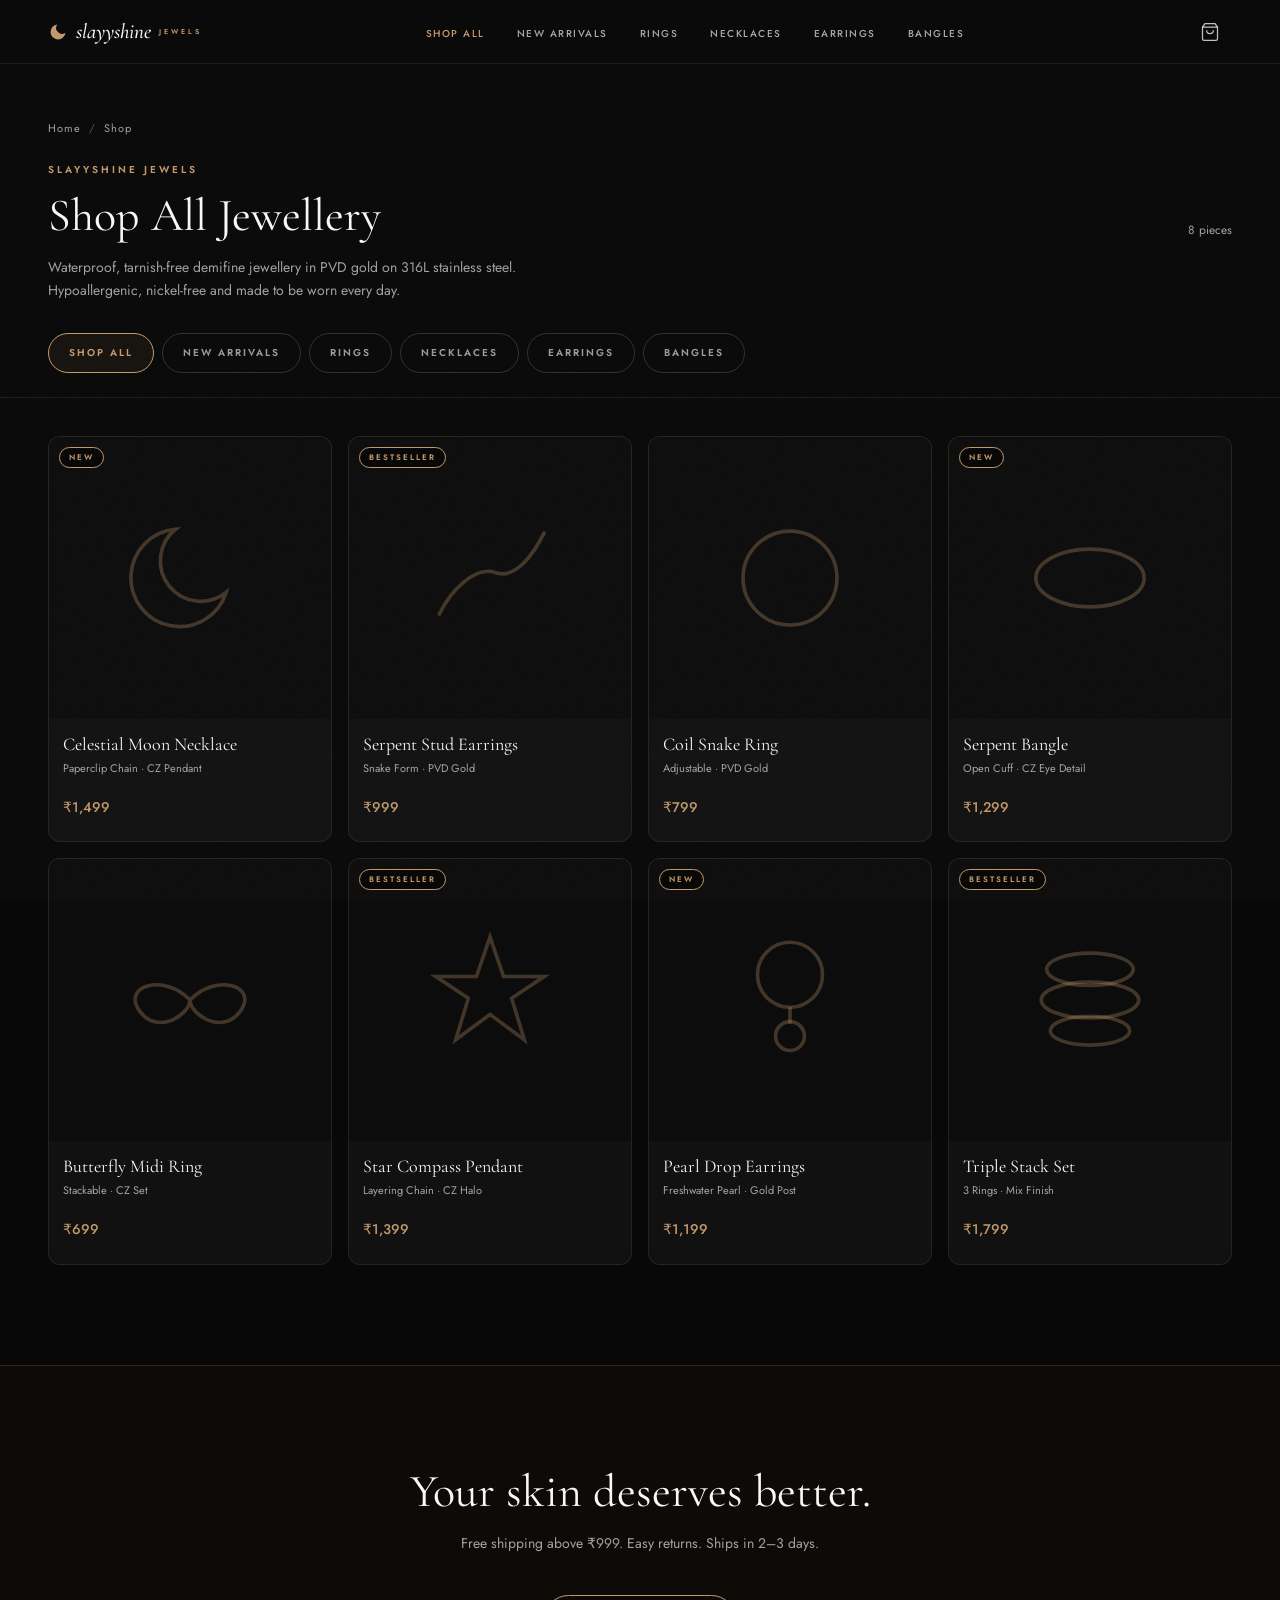
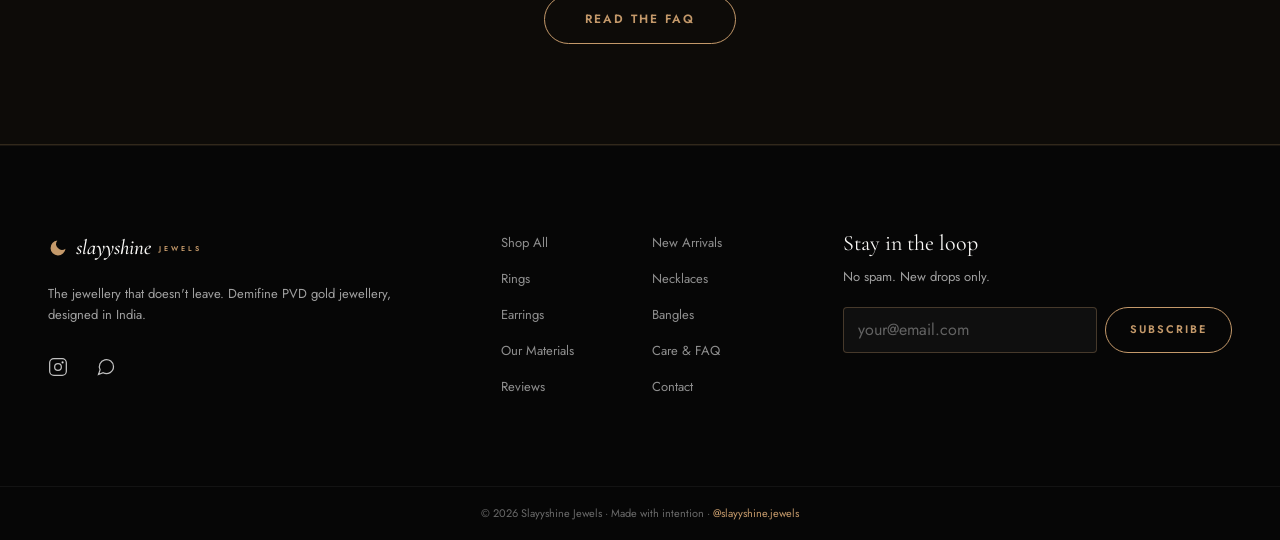
<file: shop.html>
<!DOCTYPE html>
<html lang="en-IN">
<head>
<meta charset="utf-8">
<meta name="viewport" content="width=device-width,initial-scale=1,viewport-fit=cover">
<title>Shop All Demifine Jewellery | Slayyshine Jewels</title>
<meta name="description" content="Shop waterproof PVD gold rings, necklaces, earrings and bangles. 316L stainless steel, hypoallergenic and tarnish-free. From ₹699 with free shipping above ₹999 in India.">
<link rel="canonical" href="https://www.slayyshine.com/shop.html">
<meta name="robots" content="index,follow,max-image-preview:large,max-snippet:-1">
<meta name="theme-color" content="#080808">
<meta name="color-scheme" content="dark">
<meta name="format-detection" content="telephone=no">
<meta property="og:type" content="website">
<meta property="og:site_name" content="Slayyshine Jewels">
<meta property="og:locale" content="en_IN">
<meta property="og:title" content="Shop All Demifine Jewellery | Slayyshine Jewels">
<meta property="og:description" content="Shop waterproof PVD gold rings, necklaces, earrings and bangles. 316L stainless steel, hypoallergenic and tarnish-free. From ₹699 with free shipping above ₹999 in India.">
<meta property="og:url" content="https://www.slayyshine.com/shop.html">
<meta property="og:image" content="https://www.slayyshine.com/images/og-cover.png">
<meta property="og:image:width" content="1200"><meta property="og:image:height" content="630">
<meta name="twitter:card" content="summary_large_image">
<meta name="twitter:title" content="Shop All Demifine Jewellery | Slayyshine Jewels">
<meta name="twitter:description" content="Shop waterproof PVD gold rings, necklaces, earrings and bangles. 316L stainless steel, hypoallergenic and tarnish-free. From ₹699 with free shipping above ₹999 in India.">
<meta name="twitter:image" content="https://www.slayyshine.com/images/og-cover.png">
<link rel="icon" href="favicon.svg" type="image/svg+xml">
<link rel="apple-touch-icon" href="images/apple-touch-icon.png">
<link rel="manifest" href="site.webmanifest">
<script>document.documentElement.className='js'</script>
<link rel="preconnect" href="https://fonts.googleapis.com"><link rel="preconnect" href="https://fonts.gstatic.com" crossorigin><link rel="preload" as="style" href="https://fonts.googleapis.com/css2?family=Cormorant+Garamond:ital,wght@0,400;0,500;1,400;1,500&family=Jost:wght@400;500;600&display=swap"><link rel="stylesheet" href="https://fonts.googleapis.com/css2?family=Cormorant+Garamond:ital,wght@0,400;0,500;1,400;1,500&family=Jost:wght@400;500;600&display=swap" media="print" onload="this.media='all'"><noscript><link rel="stylesheet" href="https://fonts.googleapis.com/css2?family=Cormorant+Garamond:ital,wght@0,400;0,500;1,400;1,500&family=Jost:wght@400;500;600&display=swap"></noscript>
<link rel="stylesheet" href="styles.css">
<script type="application/ld+json">{"@context":"https://schema.org","@graph":[{"@type":"Organization","@id":"https://www.slayyshine.com/#org","name":"Slayyshine Jewels","url":"https://www.slayyshine.com/","logo":"https://www.slayyshine.com/images/logo.png","slogan":"The jewellery that doesn't leave.","description":"Demifine jewellery brand from India making waterproof, tarnish-free PVD gold jewellery on 316L stainless steel.","sameAs":["https://www.instagram.com/slayyshine.jewels/"]},{"@type":"WebSite","@id":"https://www.slayyshine.com/#website","url":"https://www.slayyshine.com/","name":"Slayyshine Jewels","inLanguage":"en-IN","publisher":{"@id":"https://www.slayyshine.com/#org"}},{"@type":"CollectionPage","@id":"https://www.slayyshine.com/shop.html#page","url":"https://www.slayyshine.com/shop.html","name":"Shop All — Slayyshine Jewels","isPartOf":{"@id":"https://www.slayyshine.com/#website"},"breadcrumb":{"@type":"BreadcrumbList","itemListElement":[{"@type":"ListItem","position":1,"name":"Home","item":"https://www.slayyshine.com/"},{"@type":"ListItem","position":2,"name":"Shop","item":"https://www.slayyshine.com/shop.html"}]},"mainEntity":{"@type":"ItemList","name":"All Jewellery","numberOfItems":8,"itemListElement":[{"@type":"ListItem","position":1,"item":{"@type":"Product","@id":"https://www.slayyshine.com/shop.html#celestial-moon-necklace","name":"Celestial Moon Necklace","description":"Crescent moon pendant set with AAA cubic zirconia on a paperclip chain. 316L stainless steel with PVD gold bond — waterproof and tarnish-free.","image":"https://www.slayyshine.com/images/og-cover.png","sku":"SSJ-celestial-moon-necklace","brand":{"@type":"Brand","name":"Slayyshine Jewels"},"material":"316L stainless steel, PVD gold","category":"necklaces","offers":{"@type":"Offer","url":"https://www.slayyshine.com/shop.html#celestial-moon-necklace","priceCurrency":"INR","price":"1499","availability":"https://schema.org/InStock","itemCondition":"https://schema.org/NewCondition","seller":{"@id":"https://www.slayyshine.com/#org"}}}},{"@type":"ListItem","position":2,"item":{"@type":"Product","@id":"https://www.slayyshine.com/shop.html#serpent-stud-earrings","name":"Serpent Stud Earrings","description":"Sculpted snake-form studs in 316L stainless steel with a 2.5–5 micron PVD gold bond. Hypoallergenic and nickel-free.","image":"https://www.slayyshine.com/images/og-cover.png","sku":"SSJ-serpent-stud-earrings","brand":{"@type":"Brand","name":"Slayyshine Jewels"},"material":"316L stainless steel, PVD gold","category":"earrings","offers":{"@type":"Offer","url":"https://www.slayyshine.com/shop.html#serpent-stud-earrings","priceCurrency":"INR","price":"999","availability":"https://schema.org/InStock","itemCondition":"https://schema.org/NewCondition","seller":{"@id":"https://www.slayyshine.com/#org"}}}},{"@type":"ListItem","position":3,"item":{"@type":"Product","@id":"https://www.slayyshine.com/shop.html#coil-snake-ring","name":"Coil Snake Ring","description":"Adjustable coiled snake ring in PVD gold-bonded 316L steel. Built for everyday wear — gym, pool and shower safe.","image":"https://www.slayyshine.com/images/og-cover.png","sku":"SSJ-coil-snake-ring","brand":{"@type":"Brand","name":"Slayyshine Jewels"},"material":"316L stainless steel, PVD gold","category":"rings","offers":{"@type":"Offer","url":"https://www.slayyshine.com/shop.html#coil-snake-ring","priceCurrency":"INR","price":"799","availability":"https://schema.org/InStock","itemCondition":"https://schema.org/NewCondition","seller":{"@id":"https://www.slayyshine.com/#org"}}}},{"@type":"ListItem","position":4,"item":{"@type":"Product","@id":"https://www.slayyshine.com/shop.html#serpent-bangle","name":"Serpent Bangle","description":"Open-cuff serpent bangle with cubic zirconia eye detail. PVD gold on 316L stainless steel; waterproof and tarnish-free.","image":"https://www.slayyshine.com/images/og-cover.png","sku":"SSJ-serpent-bangle","brand":{"@type":"Brand","name":"Slayyshine Jewels"},"material":"316L stainless steel, PVD gold","category":"bangles","offers":{"@type":"Offer","url":"https://www.slayyshine.com/shop.html#serpent-bangle","priceCurrency":"INR","price":"1299","availability":"https://schema.org/InStock","itemCondition":"https://schema.org/NewCondition","seller":{"@id":"https://www.slayyshine.com/#org"}}}},{"@type":"ListItem","position":5,"item":{"@type":"Product","@id":"https://www.slayyshine.com/shop.html#butterfly-midi-ring","name":"Butterfly Midi Ring","description":"Delicate stackable butterfly midi ring set with AAA cubic zirconia. Hypoallergenic PVD gold over 316L steel.","image":"https://www.slayyshine.com/images/og-cover.png","sku":"SSJ-butterfly-midi-ring","brand":{"@type":"Brand","name":"Slayyshine Jewels"},"material":"316L stainless steel, PVD gold","category":"rings","offers":{"@type":"Offer","url":"https://www.slayyshine.com/shop.html#butterfly-midi-ring","priceCurrency":"INR","price":"699","availability":"https://schema.org/InStock","itemCondition":"https://schema.org/NewCondition","seller":{"@id":"https://www.slayyshine.com/#org"}}}},{"@type":"ListItem","position":6,"item":{"@type":"Product","@id":"https://www.slayyshine.com/shop.html#star-compass-pendant","name":"Star Compass Pendant","description":"North-star compass pendant with a cubic zirconia halo on a layering chain. PVD gold bonded, waterproof, nickel-free.","image":"https://www.slayyshine.com/images/og-cover.png","sku":"SSJ-star-compass-pendant","brand":{"@type":"Brand","name":"Slayyshine Jewels"},"material":"316L stainless steel, PVD gold","category":"necklaces","offers":{"@type":"Offer","url":"https://www.slayyshine.com/shop.html#star-compass-pendant","priceCurrency":"INR","price":"1399","availability":"https://schema.org/InStock","itemCondition":"https://schema.org/NewCondition","seller":{"@id":"https://www.slayyshine.com/#org"}}}},{"@type":"ListItem","position":7,"item":{"@type":"Product","@id":"https://www.slayyshine.com/shop.html#pearl-drop-earrings","name":"Pearl Drop Earrings","description":"Real freshwater pearl drops on PVD gold-bonded 316L steel posts. Hypoallergenic for sensitive ears.","image":"https://www.slayyshine.com/images/og-cover.png","sku":"SSJ-pearl-drop-earrings","brand":{"@type":"Brand","name":"Slayyshine Jewels"},"material":"316L stainless steel, PVD gold","category":"earrings","offers":{"@type":"Offer","url":"https://www.slayyshine.com/shop.html#pearl-drop-earrings","priceCurrency":"INR","price":"1199","availability":"https://schema.org/InStock","itemCondition":"https://schema.org/NewCondition","seller":{"@id":"https://www.slayyshine.com/#org"}}}},{"@type":"ListItem","position":8,"item":{"@type":"Product","@id":"https://www.slayyshine.com/shop.html#triple-stack-set","name":"Triple Stack Set","description":"A set of three stackable rings in mixed finishes. 316L stainless steel with PVD gold bond — made to be worn every day.","image":"https://www.slayyshine.com/images/og-cover.png","sku":"SSJ-triple-stack-set","brand":{"@type":"Brand","name":"Slayyshine Jewels"},"material":"316L stainless steel, PVD gold","category":"rings","offers":{"@type":"Offer","url":"https://www.slayyshine.com/shop.html#triple-stack-set","priceCurrency":"INR","price":"1799","availability":"https://schema.org/InStock","itemCondition":"https://schema.org/NewCondition","seller":{"@id":"https://www.slayyshine.com/#org"}}}}]}}]}</script>
</head>
<body>
<a class="skip" href="#main">Skip to content</a>
<header class="nav solid"><div class="wrap"><a class="logo" href="index.html" aria-label="Slayyshine Jewels — home"><svg width="20" height="20" viewBox="0 0 24 24" fill="#C4996A" aria-hidden="true"><path d="M21 12.79A9 9 0 1 1 11.21 3 7 7 0 0 0 21 12.79z"/></svg><span class="logo-script">slayyshine</span><span class="logo-caps">JEWELS</span></a><nav aria-label="Primary"><ul class="nav-links"><li><a href="shop.html#all">Shop All</a></li><li><a href="shop.html#new-arrivals">New Arrivals</a></li><li><a href="shop.html#rings">Rings</a></li><li><a href="shop.html#necklaces">Necklaces</a></li><li><a href="shop.html#earrings">Earrings</a></li><li><a href="shop.html#bangles">Bangles</a></li></ul></nav><div class="nav-actions"><a class="icon-btn" href="shop.html#all" aria-label="Cart, 0 items"><svg width="20" height="20" viewBox="0 0 24 24" fill="none" stroke="currentColor" stroke-width="1.5" aria-hidden="true"><path d="M6 2 3 6v14a2 2 0 0 0 2 2h14a2 2 0 0 0 2-2V6l-3-4z"/><path d="M3 6h18M16 10a4 4 0 0 1-8 0"/></svg><span class="cart-count" data-n="0" aria-hidden="true">0</span></a><button class="icon-btn menu-btn" type="button" aria-label="Open menu" aria-controls="menu" aria-expanded="false"><svg width="22" height="15" viewBox="0 0 22 15" fill="none" stroke="currentColor" stroke-width="1.5" stroke-linecap="round" aria-hidden="true"><path d="M0 1h22M4 7.5h18M0 14h22"/></svg></button></div></div></header>
<div class="menu" id="menu" role="dialog" aria-modal="true" aria-label="Menu" aria-hidden="true"><button class="icon-btn menu-close" type="button" aria-label="Close menu"><svg width="20" height="20" viewBox="0 0 24 24" fill="none" stroke="currentColor" stroke-width="1.5" aria-hidden="true"><path d="M5 5l14 14M19 5 5 19"/></svg></button><a href="shop.html#all">Shop All</a><a href="shop.html#new-arrivals">New Arrivals</a><a href="shop.html#rings">Rings</a><a href="shop.html#necklaces">Necklaces</a><a href="shop.html#earrings">Earrings</a><a href="shop.html#bangles">Bangles</a><a href="index.html#difference">Our Materials</a><a href="index.html#faq">FAQ</a><div class="menu-social"><a href="https://www.instagram.com/slayyshine.jewels/" rel="noopener" target="_blank">Instagram ↗</a><a href="https://wa.me/" rel="noopener" target="_blank">WhatsApp ↗</a></div></div>
<main id="main">
<div class="wrap shop-head">
<nav class="crumbs" aria-label="Breadcrumb"><ol><li><a href="index.html">Home</a></li><li aria-current="page">Shop</li></ol></nav>
<div class="sec-head" style="margin-bottom:0"><div><p class="label">Slayyshine Jewels</p><h1 class="h2" id="shop-title">Shop All Jewellery</h1></div><p class="count" id="shop-count" aria-live="polite">8 pieces</p></div>
<p class="shop-intro">Waterproof, tarnish-free demifine jewellery in PVD gold on 316L stainless steel. Hypoallergenic, nickel-free and made to be worn every day.</p>
<div class="filters" role="group" aria-label="Filter by category"><button class="pill" type="button" data-f="all" aria-pressed="true">Shop All</button><button class="pill" type="button" data-f="new-arrivals" aria-pressed="false">New Arrivals</button><button class="pill" type="button" data-f="rings" aria-pressed="false">Rings</button><button class="pill" type="button" data-f="necklaces" aria-pressed="false">Necklaces</button><button class="pill" type="button" data-f="earrings" aria-pressed="false">Earrings</button><button class="pill" type="button" data-f="bangles" aria-pressed="false">Bangles</button></div>
</div>
<section class="wrap" style="padding-block:clamp(24px,3vw,40px) clamp(56px,8vw,100px)" aria-labelledby="shop-title"><ul class="grid" id="shop-grid"><li class="card" id="celestial-moon-necklace" data-cats="necklaces new-arrivals"><div class="card-media" role="img" aria-label="Celestial Moon Necklace — Paperclip Chain · CZ Pendant"><svg viewBox="0 0 100 100" aria-hidden="true"><path fill="none" stroke="#C4996A" stroke-width="2" opacity=".3" d="M70 58A27 27 0 1 1 42 23a21 21 0 0 0 28 35z"/></svg><span class="badge">NEW</span></div><div class="card-body"><h3 class="card-title">Celestial Moon Necklace</h3><p class="card-sub">Paperclip Chain · CZ Pendant</p><div class="card-foot"><p class="price"><span class="sr-only">Price: </span>₹1,499</p><button class="add" type="button" data-id="celestial-moon-necklace" data-name="Celestial Moon Necklace" aria-label="Add Celestial Moon Necklace to cart">Add to Cart</button></div></div></li><li class="card" id="serpent-stud-earrings" data-cats="earrings"><div class="card-media" role="img" aria-label="Serpent Stud Earrings — Snake Form · PVD Gold"><svg viewBox="0 0 100 100" aria-hidden="true"><path fill="none" stroke="#C4996A" stroke-width="2" opacity=".3" stroke-width="2.5" stroke-linecap="round" d="M22 70C28 57 42 43 53 47s21-10 27-22"/></svg><span class="badge">BESTSELLER</span></div><div class="card-body"><h3 class="card-title">Serpent Stud Earrings</h3><p class="card-sub">Snake Form · PVD Gold</p><div class="card-foot"><p class="price"><span class="sr-only">Price: </span>₹999</p><button class="add" type="button" data-id="serpent-stud-earrings" data-name="Serpent Stud Earrings" aria-label="Add Serpent Stud Earrings to cart">Add to Cart</button></div></div></li><li class="card" id="coil-snake-ring" data-cats="rings"><div class="card-media" role="img" aria-label="Coil Snake Ring — Adjustable · PVD Gold"><svg viewBox="0 0 100 100" aria-hidden="true"><circle fill="none" stroke="#C4996A" stroke-width="2" opacity=".3" stroke-width="2.5" cx="50" cy="50" r="26"/></svg></div><div class="card-body"><h3 class="card-title">Coil Snake Ring</h3><p class="card-sub">Adjustable · PVD Gold</p><div class="card-foot"><p class="price"><span class="sr-only">Price: </span>₹799</p><button class="add" type="button" data-id="coil-snake-ring" data-name="Coil Snake Ring" aria-label="Add Coil Snake Ring to cart">Add to Cart</button></div></div></li><li class="card" id="serpent-bangle" data-cats="bangles new-arrivals"><div class="card-media" role="img" aria-label="Serpent Bangle — Open Cuff · CZ Eye Detail"><svg viewBox="0 0 100 100" aria-hidden="true"><ellipse fill="none" stroke="#C4996A" stroke-width="2" opacity=".3" stroke-width="2.5" cx="50" cy="50" rx="30" ry="16"/></svg><span class="badge">NEW</span></div><div class="card-body"><h3 class="card-title">Serpent Bangle</h3><p class="card-sub">Open Cuff · CZ Eye Detail</p><div class="card-foot"><p class="price"><span class="sr-only">Price: </span>₹1,299</p><button class="add" type="button" data-id="serpent-bangle" data-name="Serpent Bangle" aria-label="Add Serpent Bangle to cart">Add to Cart</button></div></div></li><li class="card" id="butterfly-midi-ring" data-cats="rings"><div class="card-media" role="img" aria-label="Butterfly Midi Ring — Stackable · CZ Set"><svg viewBox="0 0 100 100" aria-hidden="true"><path fill="none" stroke="#C4996A" stroke-width="2" opacity=".3" stroke-width="1.5" d="M50 50C36 35 12 42 22 56s28 2 28-6c0 8 18 20 28 6S64 35 50 50z"/></svg></div><div class="card-body"><h3 class="card-title">Butterfly Midi Ring</h3><p class="card-sub">Stackable · CZ Set</p><div class="card-foot"><p class="price"><span class="sr-only">Price: </span>₹699</p><button class="add" type="button" data-id="butterfly-midi-ring" data-name="Butterfly Midi Ring" aria-label="Add Butterfly Midi Ring to cart">Add to Cart</button></div></div></li><li class="card" id="star-compass-pendant" data-cats="necklaces"><div class="card-media" role="img" aria-label="Star Compass Pendant — Layering Chain · CZ Halo"><svg viewBox="0 0 100 100" aria-hidden="true"><polygon fill="none" stroke="#C4996A" stroke-width="2" opacity=".3" stroke-width="1.5" points="50,15 57.5,37 80,37 62,49 69,72 50,58 31,72 38,49 20,37 42.5,37"/></svg><span class="badge">BESTSELLER</span></div><div class="card-body"><h3 class="card-title">Star Compass Pendant</h3><p class="card-sub">Layering Chain · CZ Halo</p><div class="card-foot"><p class="price"><span class="sr-only">Price: </span>₹1,399</p><button class="add" type="button" data-id="star-compass-pendant" data-name="Star Compass Pendant" aria-label="Add Star Compass Pendant to cart">Add to Cart</button></div></div></li><li class="card" id="pearl-drop-earrings" data-cats="earrings new-arrivals"><div class="card-media" role="img" aria-label="Pearl Drop Earrings — Freshwater Pearl · Gold Post"><svg viewBox="0 0 100 100" aria-hidden="true"><circle fill="none" stroke="#C4996A" stroke-width="2" opacity=".3" cx="50" cy="36" r="18"/><path fill="none" stroke="#C4996A" stroke-width="2" opacity=".3" d="M50 54v9"/><circle fill="none" stroke="#C4996A" stroke-width="2" opacity=".3" cx="50" cy="70" r="8"/></svg><span class="badge">NEW</span></div><div class="card-body"><h3 class="card-title">Pearl Drop Earrings</h3><p class="card-sub">Freshwater Pearl · Gold Post</p><div class="card-foot"><p class="price"><span class="sr-only">Price: </span>₹1,199</p><button class="add" type="button" data-id="pearl-drop-earrings" data-name="Pearl Drop Earrings" aria-label="Add Pearl Drop Earrings to cart">Add to Cart</button></div></div></li><li class="card" id="triple-stack-set" data-cats="rings"><div class="card-media" role="img" aria-label="Triple Stack Set — 3 Rings · Mix Finish"><svg viewBox="0 0 100 100" aria-hidden="true"><ellipse fill="none" stroke="#C4996A" stroke-width="2" opacity=".3" cx="50" cy="33" rx="24" ry="9"/><ellipse fill="none" stroke="#C4996A" stroke-width="2" opacity=".3" cx="50" cy="50" rx="27" ry="10"/><ellipse fill="none" stroke="#C4996A" stroke-width="2" opacity=".3" cx="50" cy="67" rx="22" ry="8"/></svg><span class="badge">BESTSELLER</span></div><div class="card-body"><h3 class="card-title">Triple Stack Set</h3><p class="card-sub">3 Rings · Mix Finish</p><div class="card-foot"><p class="price"><span class="sr-only">Price: </span>₹1,799</p><button class="add" type="button" data-id="triple-stack-set" data-name="Triple Stack Set" aria-label="Add Triple Stack Set to cart">Add to Cart</button></div></div></li></ul></section>
<section class="section cta" aria-labelledby="cta-title"><div class="wrap">
<h2 class="h2" id="cta-title">Your skin deserves better.</h2>
<p>Free shipping above ₹999. Easy returns. Ships in 2–3 days.</p>
<a class="btn" href="index.html#faq">Read the FAQ</a>
</div></section>
</main>
<footer class="foot"><div class="wrap foot-grid"><div><a class="logo" href="index.html" aria-label="Slayyshine Jewels — home"><svg width="20" height="20" viewBox="0 0 24 24" fill="#C4996A" aria-hidden="true"><path d="M21 12.79A9 9 0 1 1 11.21 3 7 7 0 0 0 21 12.79z"/></svg><span class="logo-script">slayyshine</span><span class="logo-caps">JEWELS</span></a><p class="foot-tag">The jewellery that doesn't leave. Demifine PVD gold jewellery, designed in India.</p><div class="socials"><a class="icon-btn" href="https://www.instagram.com/slayyshine.jewels/" rel="noopener" target="_blank" aria-label="Slayyshine Jewels on Instagram"><svg width="20" height="20" viewBox="0 0 24 24" fill="none" stroke="currentColor" stroke-width="1.5" aria-hidden="true"><rect x="2" y="2" width="20" height="20" rx="5"/><circle cx="12" cy="12" r="4"/><circle cx="17.5" cy="6.5" r=".6" fill="currentColor"/></svg></a><a class="icon-btn" href="https://wa.me/" rel="noopener" target="_blank" aria-label="Chat with us on WhatsApp"><svg width="20" height="20" viewBox="0 0 24 24" fill="none" stroke="currentColor" stroke-width="1.5" aria-hidden="true"><path d="M21 11.5a8.4 8.4 0 0 1-12.4 7.4L3 21l1.9-5.6A8.5 8.5 0 1 1 21 11.5z"/></svg></a></div></div><nav aria-label="Footer"><ul><li><a href="shop.html#all">Shop All</a></li><li><a href="shop.html#new-arrivals">New Arrivals</a></li><li><a href="shop.html#rings">Rings</a></li><li><a href="shop.html#necklaces">Necklaces</a></li><li><a href="shop.html#earrings">Earrings</a></li><li><a href="shop.html#bangles">Bangles</a></li><li><a href="index.html#difference">Our Materials</a></li><li><a href="index.html#faq">Care &amp; FAQ</a></li><li><a href="index.html#reviews">Reviews</a></li><li><a href="https://wa.me/" rel="noopener" target="_blank">Contact</a></li></ul></nav><div><h2>Stay in the loop</h2><p class="muted" style="font-size:13px">No spam. New drops only.</p><form class="sub-form" novalidate><label class="sr-only" for="email">Email address</label><input id="email" type="email" name="email" placeholder="your@email.com" autocomplete="email" inputmode="email" required><button class="btn" type="submit">Subscribe</button></form><p class="sub-msg" role="status" aria-live="polite"></p></div></div><div class="foot-bar">© <span id="year">2026</span> Slayyshine Jewels · Made with intention · <a href="https://www.instagram.com/slayyshine.jewels/" rel="noopener" target="_blank">@slayyshine.jewels</a></div></footer><div class="toast" role="status" aria-live="polite"></div>
<script src="main.js" defer></script>
</body>
</html>
</file>
<file: styles.css>
*,*::before,*::after{box-sizing:border-box;margin:0;padding:0}
:root{--g:#C4996A;--gl:#D4A96A;--bg:#080808;--s1:#111;--s2:#0F0F0F;--s3:#0A0A0A;--s4:#0D0B08;--s5:#060606;--ink:#FAF9F7;--mut:rgba(255,255,255,.62);--line:rgba(196,153,106,.2);--line2:rgba(196,153,106,.12);--fh:'Cormorant Garamond',Georgia,'Times New Roman',serif;--fb:'Jost',system-ui,-apple-system,'Segoe UI',sans-serif;--nav:64px}
html{scroll-behavior:smooth;-webkit-text-size-adjust:100%;scroll-padding-top:var(--nav)}
body{background:var(--bg);color:var(--ink);font-family:var(--fb);font-size:15px;line-height:1.6;-webkit-font-smoothing:antialiased;overflow-x:hidden;min-height:100vh}
body::before{content:"";position:fixed;inset:0;pointer-events:none;z-index:999;opacity:.04;background-image:url("data:image/svg+xml,%3Csvg xmlns='http://www.w3.org/2000/svg' width='160' height='160'%3E%3Cfilter id='n'%3E%3CfeTurbulence type='fractalNoise' baseFrequency='.8' numOctaves='3' stitchTiles='stitch'/%3E%3C/filter%3E%3Crect width='100%25' height='100%25' filter='url(%23n)'/%3E%3C/svg%3E")}
img,svg{display:block;max-width:100%}
a{color:var(--g);text-decoration:none;transition:opacity .2s,color .2s}
a:hover{color:var(--gl)}
button{font:inherit;color:inherit;background:none;border:0;cursor:pointer}
:focus-visible{outline:1px solid var(--g);outline-offset:3px}
::selection{background:var(--g);color:#080808}
html{scrollbar-width:thin;scrollbar-color:var(--g) var(--bg)}
::-webkit-scrollbar{width:4px;height:4px}::-webkit-scrollbar-track{background:var(--bg)}::-webkit-scrollbar-thumb{background:var(--g);border-radius:2px}
.sr-only{position:absolute;width:1px;height:1px;overflow:hidden;clip:rect(0 0 0 0);white-space:nowrap}
.skip{position:absolute;left:1rem;top:-60px;z-index:300;background:var(--s1);border:1px solid var(--g);padding:10px 16px;border-radius:4px}
.skip:focus{top:1rem}
.wrap{max-width:1280px;margin:0 auto;padding-inline:clamp(1.25rem,5vw,3rem)}
.label{font-size:10px;font-weight:600;letter-spacing:3px;text-transform:uppercase;color:var(--g);margin-bottom:12px}
.h2{font-family:var(--fh);font-weight:400;font-size:clamp(32px,4.5vw,46px);line-height:1.1;color:var(--ink);text-wrap:balance}
.h2 em,.h1 em{color:var(--gl)}
.muted{color:var(--mut)}
.btn{display:inline-flex;align-items:center;justify-content:center;gap:8px;min-height:46px;padding:13px 36px;border:1px solid var(--g);border-radius:999px;color:var(--g);font-family:var(--fb);font-size:11px;font-weight:600;letter-spacing:2px;text-transform:uppercase;transition:background .3s,color .3s;white-space:nowrap}
.btn:hover{background:var(--g);color:#080808}
.tlink{display:inline-flex;align-items:center;gap:8px;min-height:44px;font-size:12px;letter-spacing:2px;text-transform:uppercase;color:var(--g)}
.tlink span{transition:transform .3s}.tlink:hover span{transform:translateX(4px)}
/* NAV */
.nav{position:fixed;inset:0 0 auto;z-index:100;height:var(--nav);padding-top:env(safe-area-inset-top);display:flex;align-items:center;border-bottom:1px solid transparent;transition:background .3s,border-color .3s}
.nav.scrolled,.nav.solid{background:rgba(8,8,8,.92);border-color:var(--line2);-webkit-backdrop-filter:blur(12px);backdrop-filter:blur(12px)}
.nav .wrap{display:flex;align-items:center;justify-content:space-between;width:100%;gap:1rem}
.logo{display:flex;align-items:center;gap:8px;color:var(--ink);min-height:44px}
.logo:hover{color:var(--ink)}
.logo-script{font-family:var(--fh);font-style:italic;font-size:21px;font-weight:500}
.logo-caps{font-size:7px;font-weight:600;letter-spacing:3px;color:var(--g);margin-top:3px}
.nav-links{display:none;list-style:none;gap:2rem}
.nav-links a{font-size:10px;font-weight:500;letter-spacing:1.5px;text-transform:uppercase;color:rgba(255,255,255,.65)}
.nav-links a:hover,.nav-links a[aria-current="page"]{color:var(--g)}
.nav-actions{display:flex;align-items:center;gap:4px}
.icon-btn{position:relative;width:44px;height:44px;display:grid;place-items:center;color:rgba(255,255,255,.75);transition:color .2s}
.icon-btn:hover{color:#fff}
.cart-count{position:absolute;top:6px;right:4px;min-width:16px;height:16px;padding:0 4px;border-radius:8px;background:var(--g);color:#080808;font-size:9px;font-weight:600;line-height:16px;text-align:center}
.cart-count[data-n="0"]{display:none}
.menu{position:fixed;inset:0;z-index:200;background:rgba(8,8,8,.98);display:flex;flex-direction:column;align-items:center;justify-content:center;gap:1.6rem;padding:2rem;visibility:hidden;opacity:0;transition:opacity .3s,visibility .3s}
.menu.open{visibility:visible;opacity:1}
.menu a{font-family:var(--fh);font-style:italic;font-size:clamp(26px,7vw,34px);color:var(--ink);min-height:44px;display:flex;align-items:center}
.menu a:hover{color:var(--g)}
.menu-close{position:absolute;top:calc(10px + env(safe-area-inset-top));right:12px}
.menu-social{display:flex;gap:2rem;margin-top:1rem}
.menu-social a{font-family:var(--fb);font-style:normal;font-size:11px;letter-spacing:2px;text-transform:uppercase;color:var(--g)}
@media(min-width:900px){.nav-links{display:flex}.menu-btn{display:none}}
/* HERO */
.hero{position:relative;min-height:100vh;min-height:100svh;display:flex;align-items:center;justify-content:center;text-align:center;padding:calc(var(--nav) + 40px) 0 72px;overflow:hidden;border-bottom:1px solid rgba(196,153,106,.4)}
.hero-moon{position:absolute;top:-6%;right:-14%;width:min(340px,70vw);height:auto;opacity:.06;pointer-events:none}
.hero .wrap{position:relative;max-width:900px}
.h1{font-family:var(--fh);font-weight:400;font-size:clamp(44px,8vw,80px);line-height:1.04;letter-spacing:-.5px;margin-bottom:1.75rem;text-wrap:balance}
.hero-sub{font-size:14px;letter-spacing:.6px;color:var(--mut);max-width:420px;margin:0 auto 2.5rem}
.hero-ctas{display:flex;gap:1rem 1.75rem;justify-content:center;align-items:center;flex-wrap:wrap}
.hero-ctas .tlink{color:rgba(255,255,255,.7);letter-spacing:1.5px;text-transform:none;font-size:13px}
.hero-ctas .tlink span{color:var(--g)}
/* TICKER */
.ticker{background:var(--s2);padding:14px 0;overflow:hidden;border-bottom:1px solid var(--line2)}
.ticker-track{display:flex;width:max-content;animation:marquee 36s linear infinite}
.ticker-track ul{display:flex;list-style:none}
.ticker li{display:flex;align-items:center;gap:16px;padding-right:16px;font-size:10px;font-weight:600;letter-spacing:2.5px;text-transform:uppercase;color:var(--g);white-space:nowrap}
.ticker li::after{content:"◆";font-size:7px;opacity:.6}
@keyframes marquee{to{transform:translateX(-50%)}}
/* PRODUCTS */
.section{padding-block:clamp(56px,9vw,100px)}
.sec-head{display:flex;align-items:flex-end;justify-content:space-between;gap:1rem;flex-wrap:wrap;margin-bottom:2rem}
.grid{display:grid;grid-template-columns:repeat(2,minmax(0,1fr));gap:12px;list-style:none}
@media(min-width:700px){.grid{grid-template-columns:repeat(3,minmax(0,1fr));gap:16px}}
@media(min-width:1024px){.grid{grid-template-columns:repeat(4,minmax(0,1fr))}}
.card{background:var(--s1);border:1px solid var(--line2);border-radius:12px;overflow:hidden;display:flex;flex-direction:column;transition:border-color .3s}
.card:hover{border-color:rgba(196,153,106,.3)}
.card[hidden]{display:none}
.card-media{position:relative;aspect-ratio:1;background:#0C0C0C;overflow:hidden}
.card-media svg{width:100%;height:100%;padding:18%;transition:transform .4s ease}
.card:hover .card-media svg{transform:scale(1.04)}
.badge{position:absolute;top:10px;left:10px;background:rgba(5,5,5,.92);border:1px solid var(--g);color:var(--g);font-size:8px;font-weight:600;letter-spacing:2px;padding:3px 9px;border-radius:999px}
.card-body{padding:14px 14px 16px;display:flex;flex-direction:column;flex:1}
.card-title{font-family:var(--fh);font-weight:400;font-size:18px;line-height:1.25;color:var(--ink);margin-bottom:4px}
.card-sub{font-size:11px;color:var(--mut);margin-bottom:12px;flex:1}
.card-foot{display:flex;align-items:center;justify-content:space-between;gap:8px;flex-wrap:wrap}
.price{font-size:14px;font-weight:500;color:var(--g)}
.add{min-height:36px;padding:8px 14px;border:1px solid var(--g);border-radius:4px;color:var(--g);font-size:10px;font-weight:600;letter-spacing:1.5px;text-transform:uppercase;transition:background .3s,color .3s,opacity .3s}
.add:hover,.add.added{background:var(--g);color:#080808}
@media(hover:hover) and (min-width:700px){.add{opacity:0}.card:hover .add,.add:focus-visible,.add.added{opacity:1}}
@media(max-width:420px){.card-body{padding:12px 10px 14px}.card-title{font-size:16px}.add{width:100%;min-height:40px}}
/* DIFFERENCE */
.diff{background:var(--s3);border-top:1px solid var(--line)}
.diff .wrap{display:grid;gap:3rem}
@media(min-width:900px){.diff .wrap{grid-template-columns:1fr 1fr;gap:5rem;align-items:center}}
.diff p.body{font-size:14px;color:var(--mut);line-height:1.85;max-width:500px;margin-top:1.5rem}
.stats{display:grid;grid-template-columns:1fr 1fr;gap:12px;list-style:none}
.stat{padding:clamp(20px,3vw,28px) clamp(16px,2vw,22px);border:1px solid rgba(196,153,106,.1);border-radius:8px;background:rgba(196,153,106,.03)}
.stat b{display:block;font-family:var(--fh);font-weight:400;font-size:clamp(38px,5vw,52px);line-height:1;color:var(--g);margin-bottom:10px}
.stat span{font-size:9px;font-weight:600;letter-spacing:2px;text-transform:uppercase;color:var(--mut)}
/* EDITORIAL */
.edit{position:relative;background:var(--s4);overflow:hidden}
.edit::before{content:"";position:absolute;inset:0;background:radial-gradient(ellipse at 50% 50%,rgba(196,153,106,.04),transparent 65%);pointer-events:none}
.edit .wrap{position:relative;display:grid;gap:2.5rem}
@media(min-width:900px){.edit .wrap{grid-template-columns:1fr 1fr;align-items:center;min-height:400px}}
.edit-h{font-family:var(--fh);font-weight:400;font-size:clamp(38px,6vw,60px);line-height:1.02;margin-bottom:2rem}
.edit-h em{color:var(--gl)}
.collage{display:grid;grid-template-columns:1fr 1fr;grid-template-rows:repeat(2,clamp(120px,18vw,170px));gap:10px}
.collage>*:first-child{grid-row:span 2}
.ph{display:flex;align-items:center;justify-content:center;background:#0E0E0E repeating-linear-gradient(-45deg,transparent 0 8px,rgba(196,153,106,.03) 8px 10px);border:1px solid rgba(196,153,106,.1);border-radius:4px;font:500 9px/1.4 ui-monospace,Menlo,monospace;letter-spacing:1.5px;text-transform:uppercase;color:rgba(255,255,255,.22);text-align:center;padding:8px}
/* REVIEWS */
.reviews{border-top:1px solid rgba(196,153,106,.15)}
.rev-row{display:flex;gap:14px;overflow-x:auto;scroll-snap-type:x mandatory;-webkit-overflow-scrolling:touch;padding-bottom:12px;margin-inline:calc(-1*clamp(1.25rem,5vw,3rem));padding-inline:clamp(1.25rem,5vw,3rem);list-style:none;scrollbar-width:none}
.rev-row::-webkit-scrollbar{display:none}
.rev{flex:0 0 min(84vw,340px);scroll-snap-align:start;background:var(--s1);border:1px solid var(--line2);border-radius:12px;padding:26px 22px;display:flex;flex-direction:column;gap:16px}
@media(min-width:760px){.rev-row{display:grid;grid-template-columns:repeat(3,1fr);overflow:visible;margin:0;padding:0;gap:20px}}
.stars{display:flex;gap:2px;color:var(--g)}
.rev blockquote{font-family:var(--fh);font-style:italic;font-size:17px;line-height:1.55;color:var(--ink);flex:1}
.rev footer{display:flex;align-items:center;gap:10px;font-size:12px;color:var(--mut)}
.ver{display:inline-flex;align-items:center;gap:5px;font-size:10px;color:#7cc47f}
.ver::before{content:"";width:6px;height:6px;border-radius:50%;background:#4CAF50}
/* IG */
.ig{background:var(--s2);text-align:center}
.ig-grid{display:grid;grid-template-columns:repeat(3,1fr);gap:4px;margin:1.5rem 0 2rem;list-style:none}
@media(min-width:760px){.ig-grid{grid-template-columns:repeat(6,1fr)}}
.ig-grid a{position:relative;display:block;aspect-ratio:1;background:var(--s1) repeating-linear-gradient(-45deg,transparent 0 8px,rgba(196,153,106,.03) 8px 10px);border:1px solid rgba(196,153,106,.15)}
.ig-grid a span{position:absolute;inset:0;display:flex;align-items:center;justify-content:center;padding:8px;background:rgba(196,153,106,.9);color:#0A0A0A;font-size:9px;font-weight:600;letter-spacing:1.5px;text-transform:uppercase;opacity:0;transition:opacity .3s}
.ig-grid a:hover span,.ig-grid a:focus-visible span{opacity:1}
/* FAQ */
.faq{background:var(--s3);border-top:1px solid var(--line2)}
.faq .wrap{display:grid;gap:2.5rem;max-width:1100px}
@media(min-width:900px){.faq .wrap{grid-template-columns:1fr 1.6fr;gap:5rem}}
.faq details{border-bottom:1px solid var(--line2)}
.faq details:first-child{border-top:1px solid var(--line2)}
.faq summary{list-style:none;cursor:pointer;display:flex;justify-content:space-between;align-items:center;gap:1rem;min-height:56px;padding:16px 0;font-family:var(--fh);font-size:clamp(19px,2.2vw,22px);color:var(--ink)}
.faq summary::-webkit-details-marker{display:none}
.faq summary::after{content:"+";font-family:var(--fb);font-size:20px;font-weight:300;color:var(--g);transition:transform .3s;flex-shrink:0}
.faq details[open] summary::after{transform:rotate(45deg)}
.faq details p{font-size:14px;color:var(--mut);line-height:1.8;padding:0 0 20px;max-width:620px}
/* CTA */
.cta{background:var(--s4);text-align:center;border-block:1px solid var(--line)}
.cta p{font-size:14px;color:var(--mut);margin:1rem 0 2.5rem}
.cta .btn{padding:14px 40px;font-size:12px}
/* FOOTER */
.foot{background:var(--s5);border-top:1px solid rgba(196,153,106,.1);padding-bottom:env(safe-area-inset-bottom)}
.foot-grid{display:grid;gap:2.5rem;padding-block:clamp(48px,7vw,80px)}
@media(min-width:900px){.foot-grid{grid-template-columns:1.4fr 1fr 1.4fr;gap:4rem}}
.foot-tag{font-size:13px;color:var(--mut);margin:14px 0 20px}
.socials{display:flex;gap:4px;margin-left:-12px}
.foot nav ul{display:grid;grid-template-columns:1fr 1fr;gap:0 1.5rem;list-style:none}
.foot nav a{display:flex;align-items:center;min-height:36px;font-size:13px;color:rgba(255,255,255,.55)}
.foot nav a:hover{color:var(--g)}
.foot h2{font-family:var(--fh);font-weight:400;font-size:22px;margin-bottom:6px}
.sub-form{display:flex;gap:8px;margin-top:1.2rem;flex-wrap:wrap}
.sub-form input{flex:1 1 180px;min-width:0;min-height:46px;background:rgba(255,255,255,.04);border:1px solid rgba(196,153,106,.3);border-radius:4px;padding:10px 14px;font:400 16px var(--fb);color:#fff;caret-color:var(--g)}
.sub-form input::placeholder{color:rgba(255,255,255,.35)}
.sub-form input:focus{outline:none;border-color:var(--g)}
.sub-form .btn{padding:12px 24px;min-height:46px}
.sub-msg{font-family:var(--fh);font-style:italic;font-size:17px;color:var(--g);margin-top:10px;min-height:1.5em}
.sub-msg.err{color:#e08a7a;font-family:var(--fb);font-style:normal;font-size:12px}
.foot-bar{border-top:1px solid rgba(255,255,255,.05);padding:18px 0;text-align:center;font-size:11px;color:rgba(255,255,255,.4)}
/* SHOP */
.shop-head{padding-top:calc(var(--nav) + clamp(32px,5vw,56px))}
.crumbs ol{display:flex;gap:8px;list-style:none;font-size:11px;letter-spacing:1px;color:var(--mut);margin-bottom:1.5rem}
.crumbs li+li::before{content:"/";margin-right:8px;opacity:.5}
.crumbs a{color:var(--mut)}.crumbs a:hover{color:var(--g)}
.shop-intro{font-size:14px;color:var(--mut);max-width:560px;margin-top:1rem}
.filters{display:flex;gap:8px;overflow-x:auto;scrollbar-width:none;padding:2rem 0 1.5rem;margin-inline:calc(-1*clamp(1.25rem,5vw,3rem));padding-inline:clamp(1.25rem,5vw,3rem);border-bottom:1px solid var(--line2)}
.filters::-webkit-scrollbar{display:none}
.pill{flex-shrink:0;min-height:40px;padding:8px 20px;border:1px solid rgba(196,153,106,.25);border-radius:999px;color:rgba(255,255,255,.6);font-size:10px;font-weight:600;letter-spacing:2px;text-transform:uppercase;white-space:nowrap;transition:all .25s}
.pill:hover{border-color:rgba(196,153,106,.6);color:#fff}
.pill[aria-pressed="true"]{border-color:var(--g);color:var(--g);background:rgba(196,153,106,.07)}
.count{font-size:12px;color:var(--mut)}
.toast{position:fixed;left:50%;bottom:calc(20px + env(safe-area-inset-bottom));transform:translate(-50%,20px);z-index:150;background:var(--s1);border:1px solid var(--g);color:var(--ink);padding:12px 20px;border-radius:999px;font-size:12px;letter-spacing:.5px;opacity:0;pointer-events:none;transition:opacity .3s,transform .3s;white-space:nowrap}
.toast.show{opacity:1;transform:translate(-50%,0)}
/* REVEAL (only when JS runs) */
.js .reveal{opacity:0;transform:translateY(18px);transition:opacity .5s ease,transform .5s ease}
.js .reveal.in{opacity:1;transform:none}
@media(prefers-reduced-motion:reduce){html{scroll-behavior:auto}*,*::before,*::after{animation:none!important;transition:none!important}.js .reveal{opacity:1;transform:none}}
</file>
